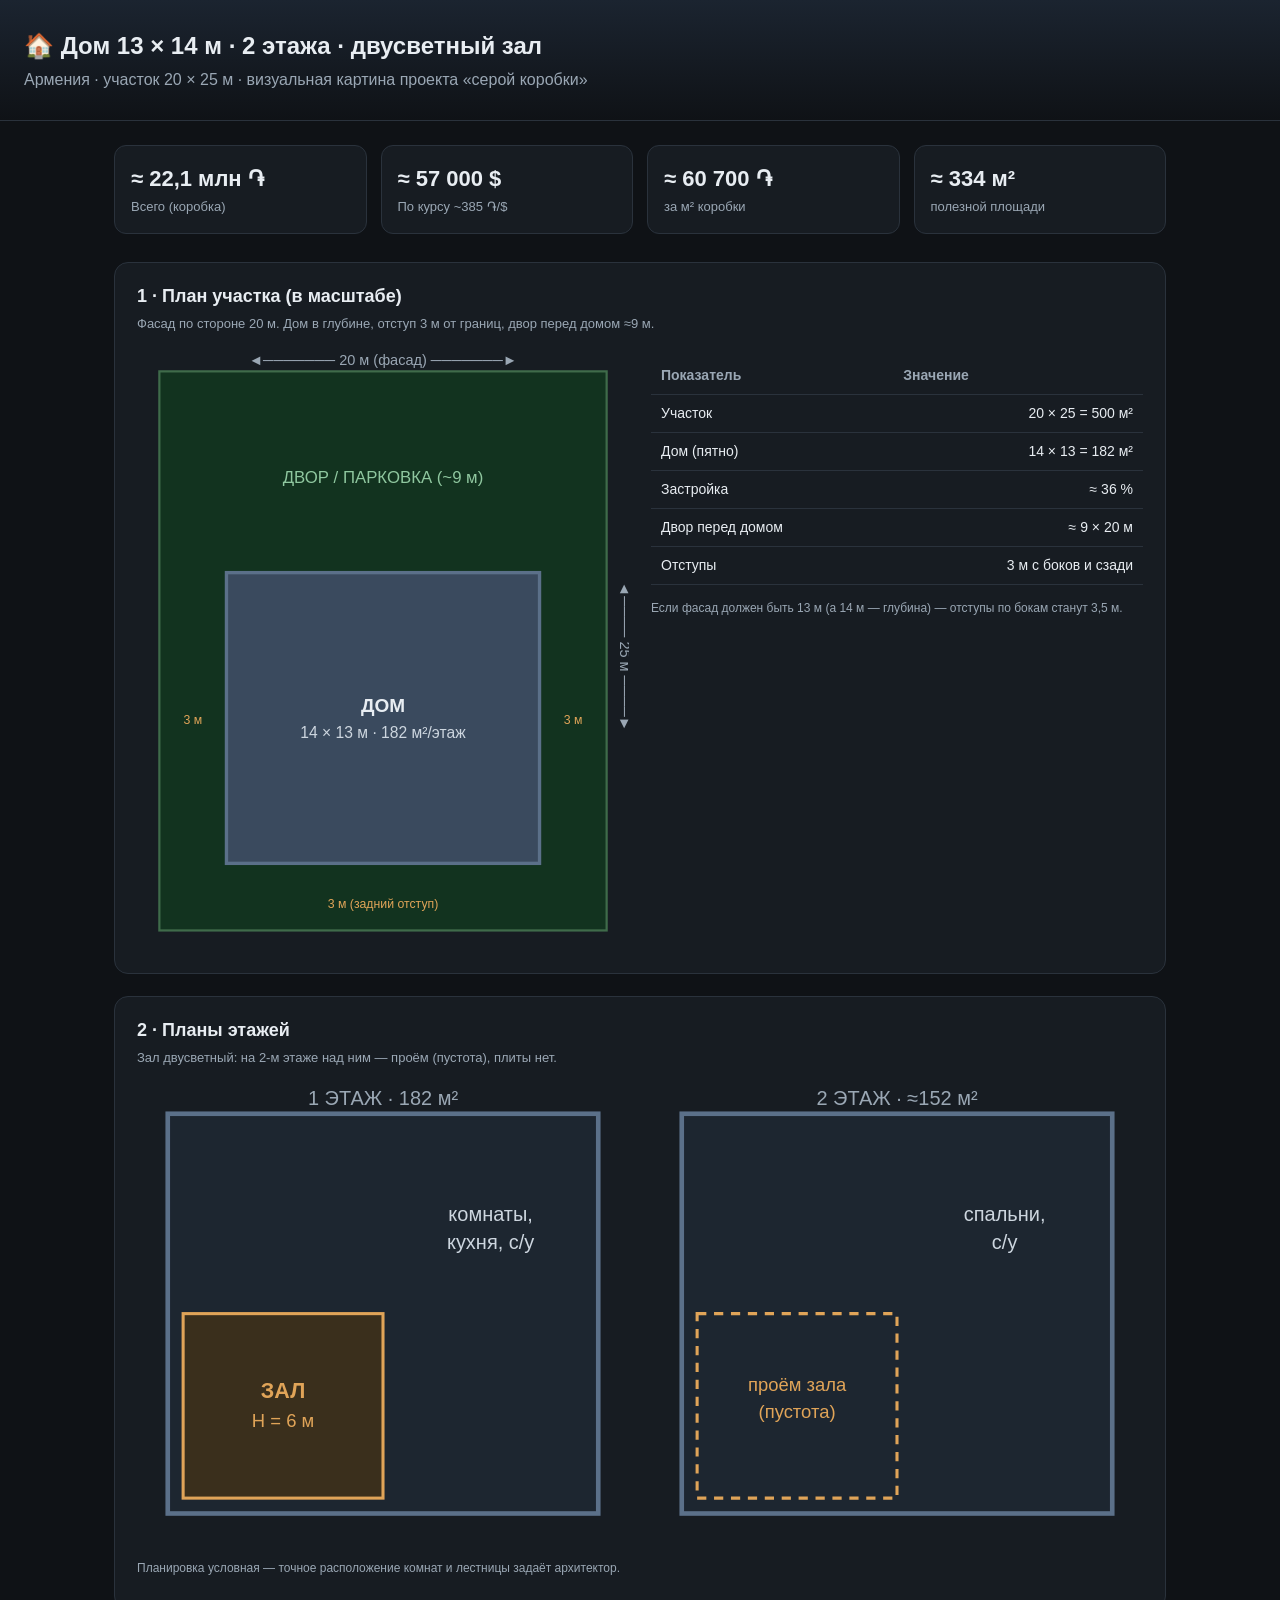
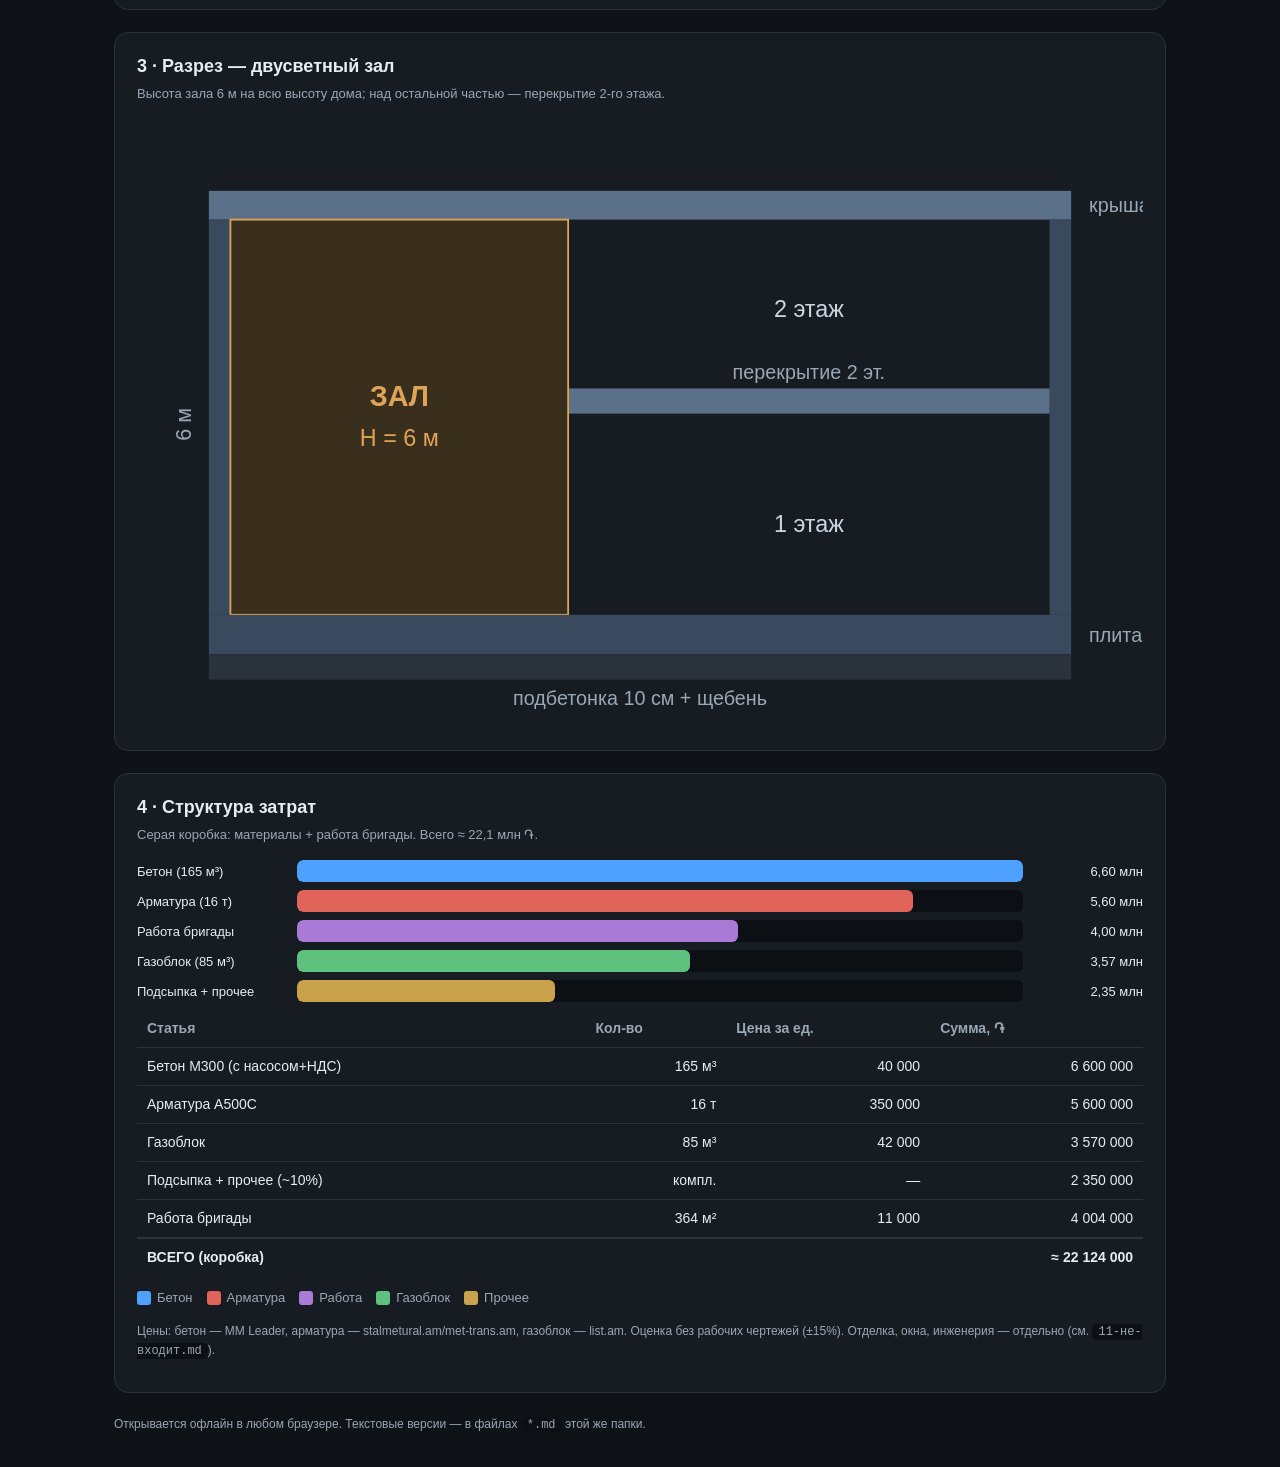
<file: dom-proekt/index.html>
<!DOCTYPE html>
<html lang="ru">
<head>
<meta charset="UTF-8">
<meta name="viewport" content="width=device-width, initial-scale=1.0">
<title>Дом 13×14 — визуальный проект</title>
<style>
  :root{
    --bg:#0f1216; --panel:#171c22; --line:#2a323c; --ink:#e8edf2; --muted:#9aa7b4;
    --accent:#4ea1ff; --house:#3a4a5e; --wall:#5b7089; --hall:#e0a458;
    --c-beton:#4ea1ff; --c-armatura:#e0645a; --c-blok:#5ec27e; --c-proch:#c9a24b; --c-rabota:#a97bd6;
  }
  *{box-sizing:border-box}
  body{margin:0;font-family:-apple-system,Segoe UI,Roboto,Helvetica,Arial,sans-serif;
       background:var(--bg);color:var(--ink);line-height:1.5}
  header{padding:28px 24px;border-bottom:1px solid var(--line);
         background:linear-gradient(180deg,#1b2430,transparent)}
  header h1{margin:0 0 4px;font-size:24px}
  header p{margin:0;color:var(--muted)}
  .wrap{max-width:1100px;margin:0 auto;padding:24px}
  .kpis{display:grid;grid-template-columns:repeat(auto-fit,minmax(180px,1fr));gap:14px;margin-bottom:28px}
  .kpi{background:var(--panel);border:1px solid var(--line);border-radius:12px;padding:16px}
  .kpi .v{font-size:22px;font-weight:700}
  .kpi .l{color:var(--muted);font-size:13px;margin-top:2px}
  section{background:var(--panel);border:1px solid var(--line);border-radius:14px;
          padding:20px 22px;margin-bottom:22px}
  section h2{margin:0 0 4px;font-size:18px}
  section .sub{color:var(--muted);font-size:13px;margin:0 0 16px}
  .grid2{display:grid;grid-template-columns:1fr 1fr;gap:22px}
  @media(max-width:820px){.grid2{grid-template-columns:1fr}}
  svg{max-width:100%;height:auto;display:block}
  .legend{display:flex;flex-wrap:wrap;gap:14px;margin-top:12px;font-size:13px;color:var(--muted)}
  .legend span{display:inline-flex;align-items:center;gap:6px}
  .sw{width:14px;height:14px;border-radius:3px;display:inline-block}
  table{width:100%;border-collapse:collapse;font-size:14px;margin-top:8px}
  th,td{text-align:left;padding:8px 10px;border-bottom:1px solid var(--line)}
  th{color:var(--muted);font-weight:600}
  td.num{text-align:right;font-variant-numeric:tabular-nums}
  .total td{font-weight:700;border-top:2px solid var(--line);border-bottom:none}
  .bar-row{display:grid;grid-template-columns:150px 1fr 110px;align-items:center;gap:10px;margin:8px 0}
  .bar-row .name{font-size:13px}
  .bar-track{background:#0c0f13;border-radius:6px;height:22px;overflow:hidden}
  .bar-fill{height:100%;border-radius:6px}
  .bar-row .val{text-align:right;font-size:13px;font-variant-numeric:tabular-nums}
  .note{color:var(--muted);font-size:12px;margin-top:14px}
  code{background:#0c0f13;padding:1px 6px;border-radius:5px}
</style>
</head>
<body>
<header>
  <h1>🏠 Дом 13 × 14 м · 2 этажа · двусветный зал</h1>
  <p>Армения · участок 20 × 25 м · визуальная картина проекта «серой коробки»</p>
</header>

<div class="wrap">

  <div class="kpis">
    <div class="kpi"><div class="v">≈ 22,1 млн ֏</div><div class="l">Всего (коробка)</div></div>
    <div class="kpi"><div class="v">≈ 57 000 $</div><div class="l">По курсу ~385 ֏/$</div></div>
    <div class="kpi"><div class="v">≈ 60 700 ֏</div><div class="l">за м² коробки</div></div>
    <div class="kpi"><div class="v">≈ 334 м²</div><div class="l">полезной площади</div></div>
  </div>

  <!-- ПЛАН УЧАСТКА -->
  <section>
    <h2>1 · План участка (в масштабе)</h2>
    <p class="sub">Фасад по стороне 20 м. Дом в глубине, отступ 3 м от границ, двор перед домом ≈9 м.</p>
    <div class="grid2">
      <div>
        <svg viewBox="0 0 440 540" role="img" aria-label="План участка">
          <!-- участок -->
          <rect x="20" y="20" width="400" height="500" fill="#12331f" stroke="#3f6b4a" stroke-width="2"/>
          <!-- двор -->
          <text x="220" y="120" fill="#8fc79f" font-size="15" text-anchor="middle">ДВОР / ПАРКОВКА (~9 м)</text>
          <!-- дом: x 3..17м -> 60..340 ; y 9..22м -> 200..460 (масштаб 20px/м, offset 20) -->
          <rect x="80" y="200" width="280" height="260" fill="#3a4a5e" stroke="#5b7089" stroke-width="3"/>
          <text x="220" y="325" fill="#e8edf2" font-size="17" font-weight="700" text-anchor="middle">ДОМ</text>
          <text x="220" y="348" fill="#cdd6df" font-size="14" text-anchor="middle">14 × 13 м · 182 м²/этаж</text>
          <!-- размеры -->
          <text x="220" y="14" fill="#9aa7b4" font-size="13" text-anchor="middle">◄─────── 20 м (фасад) ───────►</text>
          <text x="432" y="275" fill="#9aa7b4" font-size="13" text-anchor="middle" transform="rotate(90,432,275)">◄──── 25 м ────►</text>
          <!-- отступы -->
          <text x="50" y="335" fill="#e0a458" font-size="11" text-anchor="middle">3 м</text>
          <text x="390" y="335" fill="#e0a458" font-size="11" text-anchor="middle">3 м</text>
          <text x="220" y="500" fill="#e0a458" font-size="11" text-anchor="middle">3 м (задний отступ)</text>
        </svg>
      </div>
      <div>
        <table>
          <tr><th>Показатель</th><th class="num">Значение</th></tr>
          <tr><td>Участок</td><td class="num">20 × 25 = 500 м²</td></tr>
          <tr><td>Дом (пятно)</td><td class="num">14 × 13 = 182 м²</td></tr>
          <tr><td>Застройка</td><td class="num">≈ 36 %</td></tr>
          <tr><td>Двор перед домом</td><td class="num">≈ 9 × 20 м</td></tr>
          <tr><td>Отступы</td><td class="num">3 м с боков и сзади</td></tr>
        </table>
        <p class="note">Если фасад должен быть 13 м (а 14 м — глубина) — отступы по бокам станут 3,5 м.</p>
      </div>
    </div>
  </section>

  <!-- ПЛАНЫ ЭТАЖЕЙ -->
  <section>
    <h2>2 · Планы этажей</h2>
    <p class="sub">Зал двусветный: на 2-м этаже над ним — проём (пустота), плиты нет.</p>
    <div class="grid2">
      <div>
        <svg viewBox="0 0 320 300" role="img" aria-label="1 этаж">
          <rect x="20" y="20" width="280" height="260" fill="#1d2630" stroke="#5b7089" stroke-width="3"/>
          <rect x="30" y="150" width="130" height="120" fill="#3a2f1c" stroke="#e0a458" stroke-width="2"/>
          <text x="95" y="205" fill="#e0a458" font-size="14" font-weight="700" text-anchor="middle">ЗАЛ</text>
          <text x="95" y="224" fill="#e0a458" font-size="12" text-anchor="middle">H = 6 м</text>
          <text x="230" y="90" fill="#cdd6df" font-size="13" text-anchor="middle">комнаты,</text>
          <text x="230" y="108" fill="#cdd6df" font-size="13" text-anchor="middle">кухня, с/у</text>
          <text x="160" y="14" fill="#9aa7b4" font-size="13" text-anchor="middle">1 ЭТАЖ · 182 м²</text>
        </svg>
      </div>
      <div>
        <svg viewBox="0 0 320 300" role="img" aria-label="2 этаж">
          <rect x="20" y="20" width="280" height="260" fill="#1d2630" stroke="#5b7089" stroke-width="3"/>
          <rect x="30" y="150" width="130" height="120" fill="none" stroke="#e0a458" stroke-width="2" stroke-dasharray="6 5"/>
          <text x="95" y="200" fill="#e0a458" font-size="12" text-anchor="middle">проём зала</text>
          <text x="95" y="218" fill="#e0a458" font-size="12" text-anchor="middle">(пустота)</text>
          <text x="230" y="90" fill="#cdd6df" font-size="13" text-anchor="middle">спальни,</text>
          <text x="230" y="108" fill="#cdd6df" font-size="13" text-anchor="middle">с/у</text>
          <text x="160" y="14" fill="#9aa7b4" font-size="13" text-anchor="middle">2 ЭТАЖ · ≈152 м²</text>
        </svg>
      </div>
    </div>
    <p class="note">Планировка условная — точное расположение комнат и лестницы задаёт архитектор.</p>
  </section>

  <!-- РАЗРЕЗ -->
  <section>
    <h2>3 · Разрез — двусветный зал</h2>
    <p class="sub">Высота зала 6 м на всю высоту дома; над остальной частью — перекрытие 2-го этажа.</p>
    <svg viewBox="0 0 560 340" role="img" aria-label="Разрез дома">
      <!-- крыша -->
      <rect x="40" y="40" width="480" height="16" fill="#5b7089"/>
      <text x="530" y="52" fill="#9aa7b4" font-size="11">крыша (монолит 16 см)</text>
      <!-- 2 этаж стены -->
      <rect x="40" y="56" width="12" height="220" fill="#3a4a5e"/>
      <rect x="508" y="56" width="12" height="220" fill="#3a4a5e"/>
      <!-- перекрытие 2 эт (только над правой частью, слева зал) -->
      <rect x="240" y="150" width="268" height="14" fill="#5b7089"/>
      <text x="374" y="145" fill="#9aa7b4" font-size="11" text-anchor="middle">перекрытие 2 эт.</text>
      <!-- зал -->
      <rect x="52" y="56" width="188" height="220" fill="#3a2f1c" stroke="#e0a458"/>
      <text x="146" y="160" fill="#e0a458" font-size="16" font-weight="700" text-anchor="middle">ЗАЛ</text>
      <text x="146" y="182" fill="#e0a458" font-size="13" text-anchor="middle">H = 6 м</text>
      <!-- 2 этаж помещения -->
      <text x="374" y="110" fill="#cdd6df" font-size="13" text-anchor="middle">2 этаж</text>
      <!-- 1 этаж помещения справа -->
      <text x="374" y="230" fill="#cdd6df" font-size="13" text-anchor="middle">1 этаж</text>
      <!-- фундамент -->
      <rect x="40" y="276" width="480" height="22" fill="#3a4a5e"/>
      <text x="530" y="291" fill="#9aa7b4" font-size="11">плита 30 см</text>
      <!-- подсыпка -->
      <rect x="40" y="298" width="480" height="14" fill="#2a323c"/>
      <text x="280" y="326" fill="#9aa7b4" font-size="11" text-anchor="middle">подбетонка 10 см + щебень</text>
      <!-- высота -->
      <text x="30" y="170" fill="#9aa7b4" font-size="12" text-anchor="middle" transform="rotate(-90,30,170)">6 м</text>
    </svg>
  </section>

  <!-- СМЕТА -->
  <section>
    <h2>4 · Структура затрат</h2>
    <p class="sub">Серая коробка: материалы + работа бригады. Всего ≈ 22,1 млн ֏.</p>

    <div class="bar-row"><div class="name">Бетон (165 м³)</div>
      <div class="bar-track"><div class="bar-fill" style="width:100%;background:var(--c-beton)"></div></div>
      <div class="val">6,60 млн</div></div>
    <div class="bar-row"><div class="name">Арматура (16 т)</div>
      <div class="bar-track"><div class="bar-fill" style="width:84.8%;background:var(--c-armatura)"></div></div>
      <div class="val">5,60 млн</div></div>
    <div class="bar-row"><div class="name">Работа бригады</div>
      <div class="bar-track"><div class="bar-fill" style="width:60.7%;background:var(--c-rabota)"></div></div>
      <div class="val">4,00 млн</div></div>
    <div class="bar-row"><div class="name">Газоблок (85 м³)</div>
      <div class="bar-track"><div class="bar-fill" style="width:54.1%;background:var(--c-blok)"></div></div>
      <div class="val">3,57 млн</div></div>
    <div class="bar-row"><div class="name">Подсыпка + прочее</div>
      <div class="bar-track"><div class="bar-fill" style="width:35.6%;background:var(--c-proch)"></div></div>
      <div class="val">2,35 млн</div></div>

    <table>
      <tr><th>Статья</th><th class="num">Кол-во</th><th class="num">Цена за ед.</th><th class="num">Сумма, ֏</th></tr>
      <tr><td>Бетон М300 (с насосом+НДС)</td><td class="num">165 м³</td><td class="num">40 000</td><td class="num">6 600 000</td></tr>
      <tr><td>Арматура А500С</td><td class="num">16 т</td><td class="num">350 000</td><td class="num">5 600 000</td></tr>
      <tr><td>Газоблок</td><td class="num">85 м³</td><td class="num">42 000</td><td class="num">3 570 000</td></tr>
      <tr><td>Подсыпка + прочее (~10%)</td><td class="num">компл.</td><td class="num">—</td><td class="num">2 350 000</td></tr>
      <tr><td>Работа бригады</td><td class="num">364 м²</td><td class="num">11 000</td><td class="num">4 004 000</td></tr>
      <tr class="total"><td>ВСЕГО (коробка)</td><td></td><td></td><td class="num">≈ 22 124 000</td></tr>
    </table>
    <div class="legend">
      <span><i class="sw" style="background:var(--c-beton)"></i>Бетон</span>
      <span><i class="sw" style="background:var(--c-armatura)"></i>Арматура</span>
      <span><i class="sw" style="background:var(--c-rabota)"></i>Работа</span>
      <span><i class="sw" style="background:var(--c-blok)"></i>Газоблок</span>
      <span><i class="sw" style="background:var(--c-proch)"></i>Прочее</span>
    </div>
    <p class="note">Цены: бетон — MM Leader, арматура — stalmetural.am/met-trans.am, газоблок — list.am.
    Оценка без рабочих чертежей (±15%). Отделка, окна, инженерия — отдельно (см. <code>11-не-входит.md</code>).</p>
  </section>

  <p class="note">Открывается офлайн в любом браузере. Текстовые версии — в файлах <code>*.md</code> этой же папки.</p>
</div>
</body>
</html>
</file>
